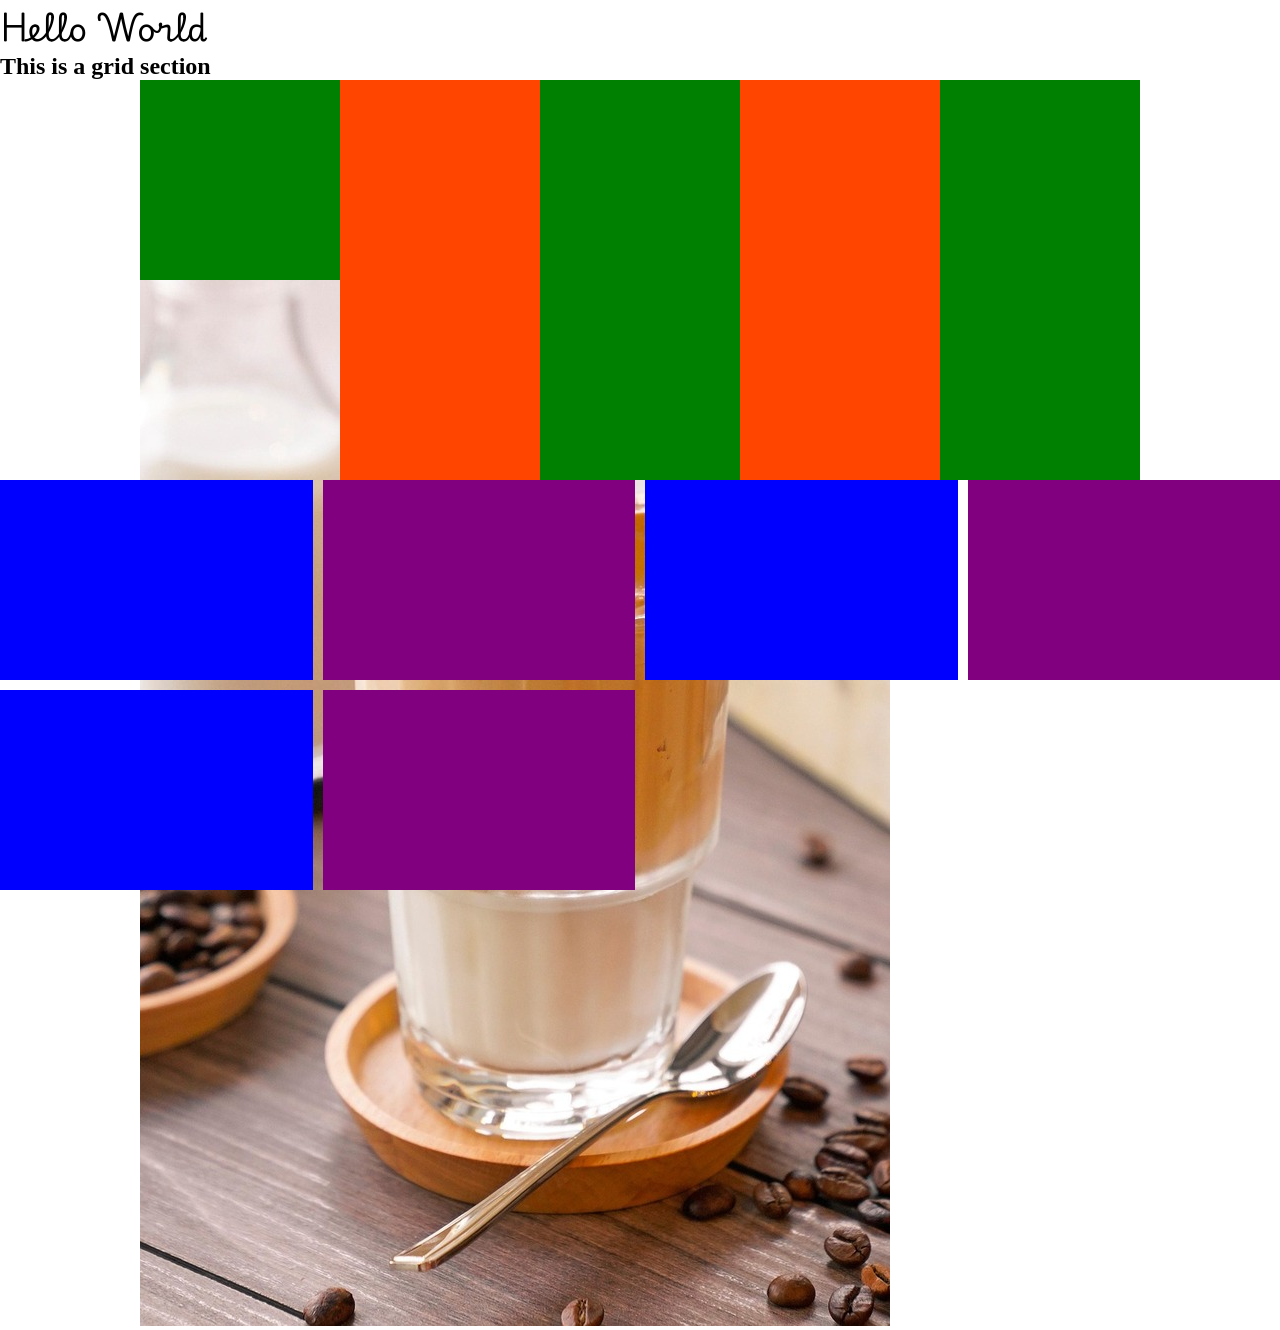
<file: index.html>
<!DOCTYPE html>
<html lang="en">
<head>
    <meta charset="UTF-8">
    <meta name="viewport" content="width=device-width, initial-scale=1.0">
    <title>Document</title>
    <link rel="stylesheet" href="style.css">
</head>
<body>
    <h1>Hello World</h1>
    <h2>This is a grid section</h2>

    <section class="flex-section">
        <div></div>
        <div></div>
        <div></div>
        <div></div>
        <div></div>
    </section>
    
    <section class="flex-section">
        <div>
            <img src="assets/150353_1_750x1046.jpg" alt="">
        </div>
        <div></div>
        <div></div>
        <div></div>
        <div></div>
    </section>

    <section class="grid-section">
        <div></div>
        <div></div>
        <div></div>
        <div></div>
        <div></div>
        <div></div>
    </section>
    
</body>
</html>
</file>
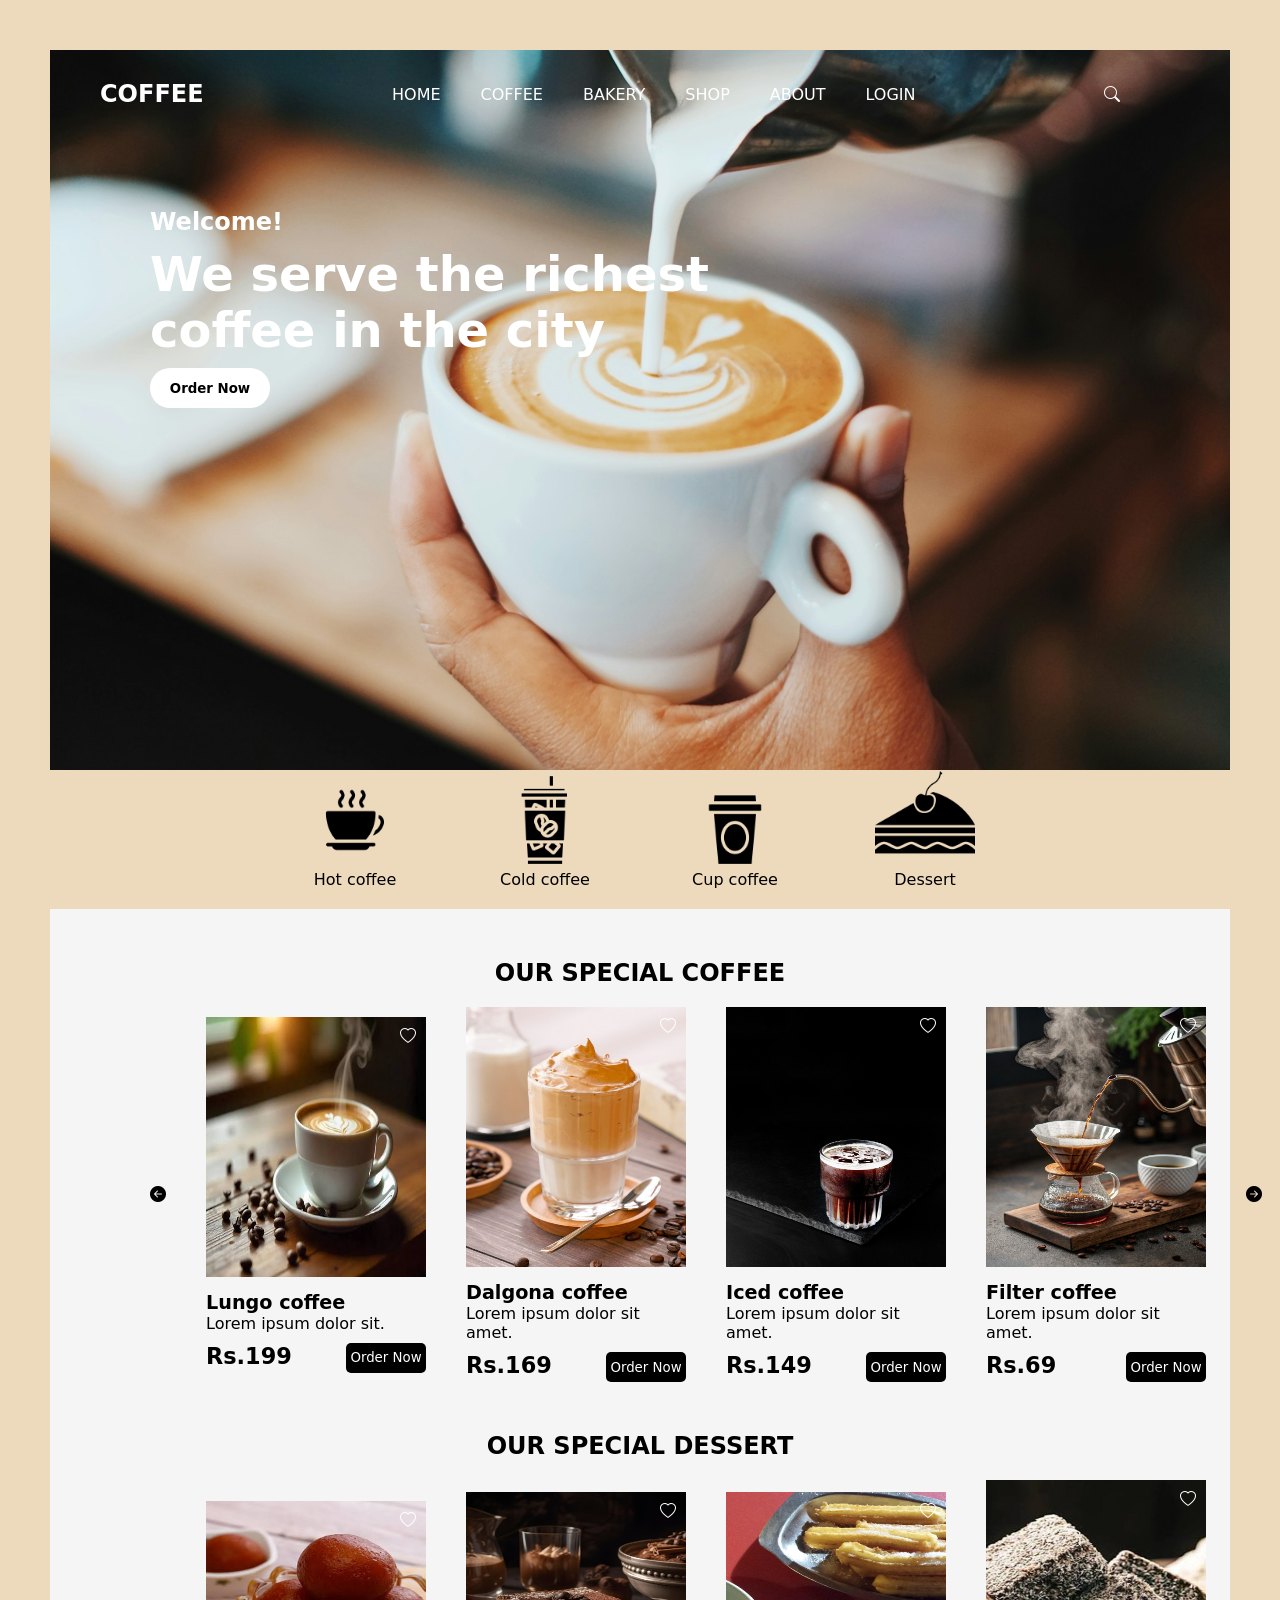
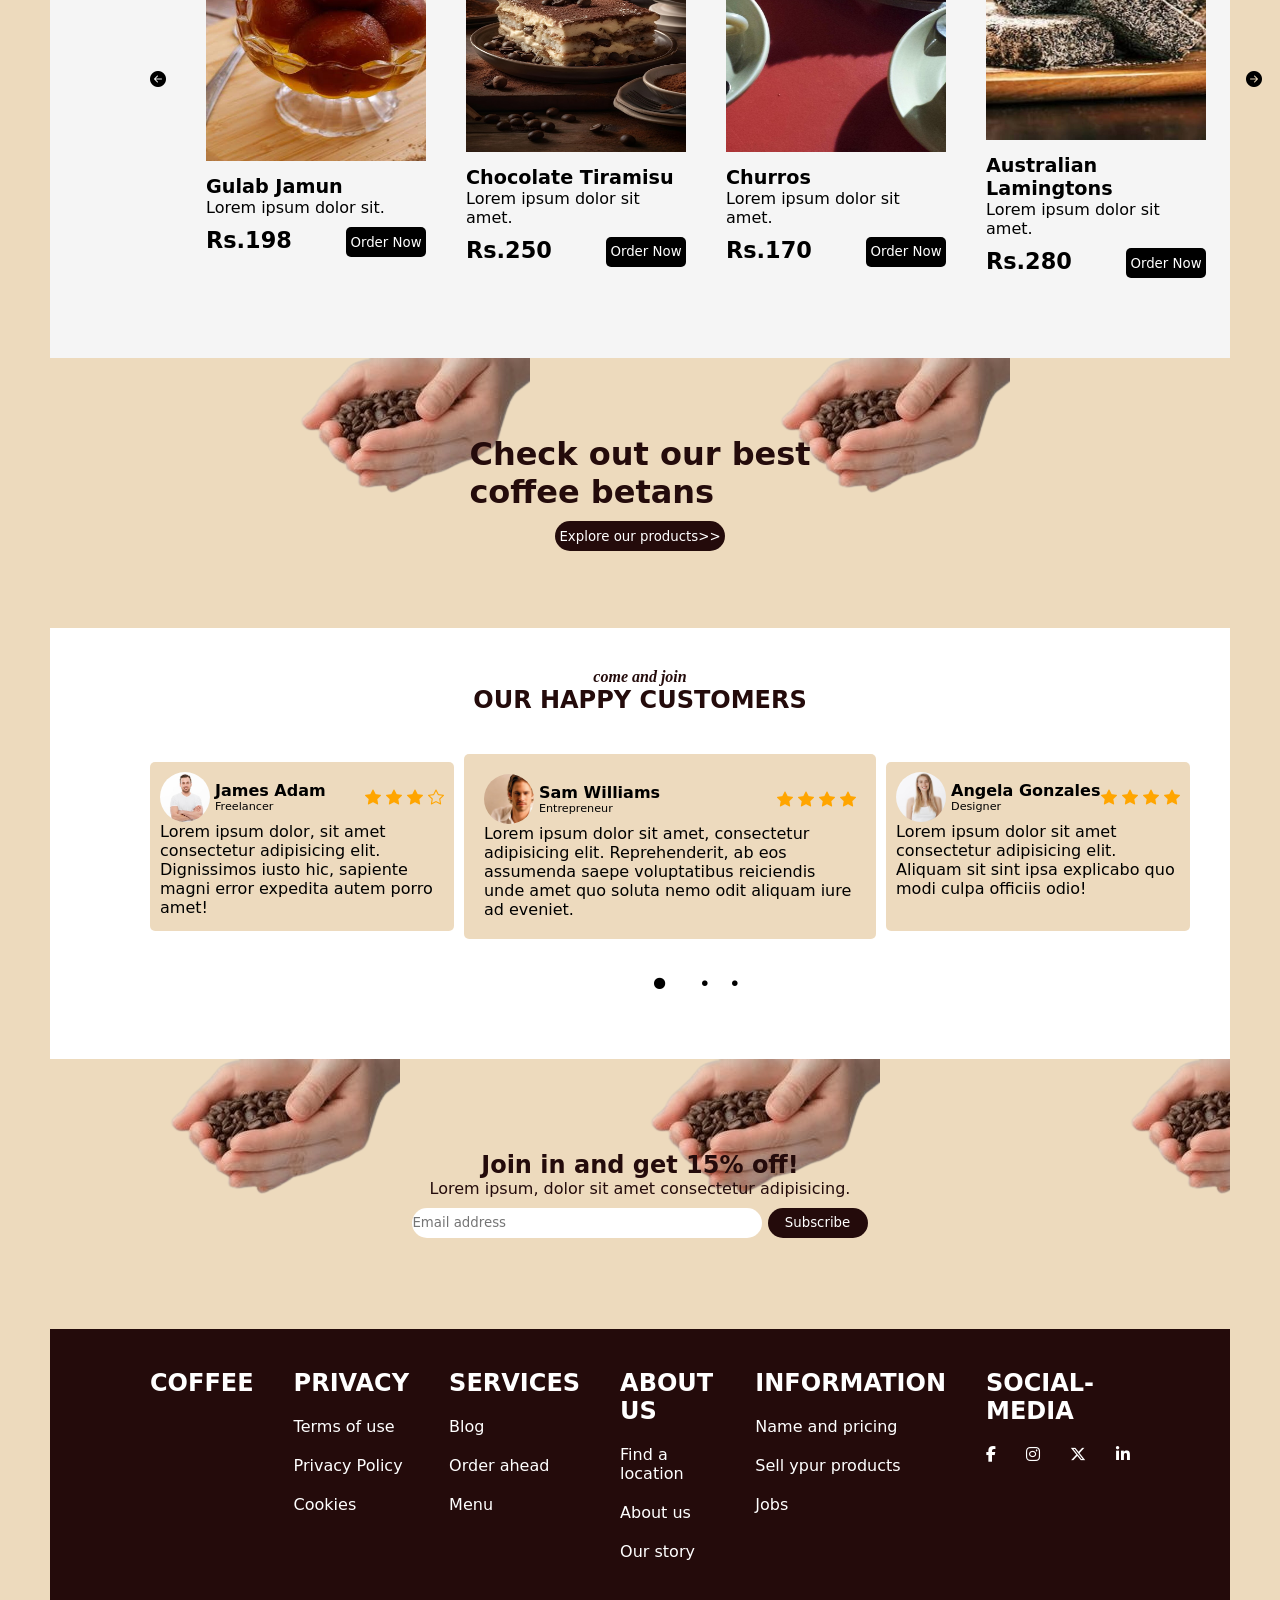
<file: coffee.html>
<!DOCTYPE html>
<html lang="en">

<head>
    <meta charset="UTF-8">
    <meta name="viewport" content="width=device-width, initial-scale=1.0">
    <title>Document</title>
    <link rel="stylesheet" href="https://cdn.jsdelivr.net/npm/bootstrap-icons@1.13.1/font/bootstrap-icons.min.css">
    <link rel="stylesheet" href="https://cdnjs.cloudflare.com/ajax/libs/font-awesome/6.5.0/css/all.min.css">
    <link rel="stylesheet" href="coffee.css">
</head>

<body>

    <section class="coffee-header-main">
        <div class="coffee-header">
            <h2>COFFEE</h2>
            <div class="coffee-header-link">
                <a href="">HOME</a>
                <a href="">COFFEE</a>
                <a href="">BAKERY</a>
                <a href="">SHOP</a>
                <a href="">ABOUT</a>
                <a href="">LOGIN</a>
            </div>

            <div class="coffee-header-icon">
                <i class="bi bi-search"></i>
            </div>
        </div>

        <div class="coffee-header-details">
            <h2>Welcome!</h2>
            <p>We serve the richest coffee in the city</p>
            <button>Order Now</button>
        </div>
    </section>

    <div class="coffee-icons">
        <div class="hot-coffee">
            <img src="assets/coffee_4421866 (1).png" alt="" width="100px">
            <p>Hot coffee</p>
        </div>
        <div class="cold-coffee">
            <img src="assets/ice-coffee_5252972 (1).png" alt="" width="100px">
            <p>Cold coffee</p>
        </div>
        <div class="cup-coffee">
            <img src="assets/coffee-cup_17410669 (1).png" alt="" width="100px">
            <p>Cup coffee</p>
        </div>
        <div class="dessert">
            <img src="assets/food_11022897 (1).png" alt="" width="100px">
            <p>Dessert</p>
        </div>
    </div>

    <section class="hero-section">
        <div class="special-coffee">
            <h2>OUR SPECIAL COFFEE</h2>
            <div class="special-coffee-main">
                <i class="bi bi-arrow-left-circle-fill"></i>
                <div class="lungo">
                    <div class="lungo-header">
                        <div class="overlay"><i class="bi bi-heart"></i></div>
                        <img src="assets/Lungo.jpeg" alt="" width="220px" height="260px">
                    </div>
                    <div class="lungo-body">
                        <p>Lungo coffee</p>
                        Lorem ipsum dolor sit.
                    </div>
                    <div class="lungo-footer">
                        <p>Rs.199</p>
                        <button>Order Now</button>
                    </div>
                </div>

                <div class="dalgona">
                    <div class="dalgona-header">
                        <div class="overlay"><i class="bi bi-heart"></i></div>
                        <img src="assets/150353_1_750x1046.jpg" alt="" width="220px" height="260px">
                    </div>
                    <div class="Dalgona-body">
                        <p>Dalgona coffee</p>
                        Lorem ipsum dolor sit amet.
                    </div>
                    <div class="Dalgona-footer">
                        <p>Rs.169</p>
                        <button>Order Now</button>
                    </div>
                </div>

                <div class="Iced">
                    <div class="Iced-header">
                        <div class="overlay"><i class="bi bi-heart"></i></div>
                        <img src="assets/150355_750x1125.jpg" alt="" width="220px" height="260px">
                    </div>
                    <div class="Iced-body">
                        <p>Iced coffee</p>
                        Lorem ipsum dolor sit amet.
                    </div>
                    <div class="Iced-footer">
                        <p>Rs.149</p>
                        <button>Order Now</button>
                    </div>
                </div>

                <div class="filter">
                    <div class="filter-header">
                        <div class="overlay"><i class="bi bi-heart"></i></div>
                        <img src="assets/150353_750x1125.jpg" alt="" width="220px" height="260px">
                    </div>
                    <div class="filter-body">
                        <p>Filter coffee</p>
                        Lorem ipsum dolor sit amet.
                    </div>
                    <div class="filter-footer">
                        <p>Rs.69</p>
                        <button>Order Now</button>
                    </div>
                </div>
                <i class="bi bi-arrow-right-circle-fill"></i>
            </div>


        </div>

        <div class="special-dessert">
            <h2>OUR SPECIAL DESSERT</h2>
            <div class="special-dessert-main">
                <i class="bi bi-arrow-left-circle-fill"></i>
                <div class="Gulab-jamun">
                    <div class="Gulab-jamun-header">
                        <img src="assets/150362_cropped.jpg" alt="" width="220px" height="260px">
                        <div class="overlay"><i class="bi bi-heart"></i></div>
                    </div>
                    <div class="Gulab-jamun-body">
                        <p>Gulab Jamun</p>
                        Lorem ipsum dolor sit.
                    </div>
                    <div class="Gulab-jamun-footer">
                        <p>Rs.198</p>
                        <button>Order Now</button>
                    </div>
                </div>

                <div class="Chocolate-tiramisu">
                    <div class="Chocolate-tiramisu-header">
                        <img src="assets/150356_cropped.jpg" alt="" width="220px" height="260px">
                        <div class="overlay"><i class="bi bi-heart"></i></div>
                    </div>
                    <div class="Chocolate-tiramisu-body">
                        <p>Chocolate Tiramisu</p>
                        Lorem ipsum dolor sit amet.
                    </div>
                    <div class="Chocolate-tiramisu-footer">
                        <p>Rs.250</p>
                        <button>Order Now</button>
                    </div>
                </div>

                <div class="Churros">
                    <div class="Churros-header">
                        <img src="assets/150357_cropped.jpg" alt="" width="220px" height="260px">
                        <div class="overlay"><i class="bi bi-heart"></i></div>
                    </div>
                    <div class="Churros-body">
                        <p>Churros</p>
                        Lorem ipsum dolor sit amet.
                    </div>
                    <div class="Churros-footer">
                        <p>Rs.170</p>
                        <button>Order Now</button>
                    </div>
                </div>

                <div class="Lamingtons">
                    <div class="Lamingtons-header">
                        <img src="assets/150358_cropped.jpg" alt="" width="220px" height="260px">
                        <div class="overlay"><i class="bi bi-heart"></i></div>
                    </div>
                    <div class="Lamingtons-body">
                        <p>Australian Lamingtons</p>
                        Lorem ipsum dolor sit amet.
                    </div>
                    <div class="Lamingtons-footer">
                        <p>Rs.280</p>
                        <button>Order Now</button>
                    </div>
                </div>
                <i class="bi bi-arrow-right-circle-fill"></i>
            </div>


        </div>
    </section>

    <div class="coffee-betans">
        <h2>Check out our best <br>coffee betans</h2>
        <button>Explore our products>></button>
    </div>

    <section class="coffee-review">
        <div class="review-header">
            <p>come and join</p>
            <h2>OUR HAPPY CUSTOMERS</h2>
        </div>

        <div class="review-body">

            <div class="review-main">
                <div class="review-body-one">
                    <div class="james">
                        <div class="name">
                            <div class="james-circle">
                                <img src="assets/man1.jpeg" alt="" width="50px" height="50px">
                                <div class="james-details">
                                    <h2>James Adam</h2>
                                    <p>Freelancer</p>
                                </div>
                            </div>

                            <div class="james-star">
                                <i class="bi bi-star-fill"></i>
                                <i class="bi bi-star-fill"></i>
                                <i class="bi bi-star-fill"></i>
                                <i class="bi bi-star"></i>
                            </div>
                        </div>



                    </div>

                    Lorem ipsum dolor, sit amet consectetur adipisicing elit. Dignissimos iusto hic, sapiente magni
                    error
                    expedita autem porro amet!
                </div>

                <div class="review-body-two">
                    <div class="sam">
                        <div class="name">
                            <div class="sam-circle">
                                <img src="assets/man2.jpeg" alt="" width="50px" height="50px">
                                <div class="sam-details">
                                    <h2>Sam Williams</h2>
                                    <p>Entrepreneur</p>
                                </div>
                            </div>

                            <div class="sam-star">
                                <i class="bi bi-star-fill"></i>
                                <i class="bi bi-star-fill"></i>
                                <i class="bi bi-star-fill"></i>
                                <i class="bi bi-star-fill"></i>
                            </div>

                        </div>



                    </div>

                    Lorem ipsum dolor sit amet, consectetur adipisicing elit. Reprehenderit, ab eos assumenda saepe
                    voluptatibus reiciendis unde amet quo soluta nemo odit aliquam iure ad eveniet.
                </div>

                <div class="review-body-three">
                    <div class="Angela">
                        <div class="name">
                            <div class="angela-circle">
                                <img src="assets/woman1.jpeg" alt="" width="50px" height="50px">
                                <div class="angela-details">
                                    <h2>Angela Gonzales</h2>
                                    <p>Designer</p>
                                </div>
                            </div>

                            <div class="Angela-star">
                                <i class="bi bi-star-fill"></i>
                                <i class="bi bi-star-fill"></i>
                                <i class="bi bi-star-fill"></i>
                                <i class="bi bi-star-fill"></i>
                            </div>

                        </div>



                    </div>

                    Lorem ipsum dolor sit amet consectetur adipisicing elit. Aliquam sit sint ipsa explicabo quo modi
                    culpa
                    officiis odio!
                </div>
            </div>

            <div class="review-icon">
                <i class="bi bi-dot"></i>
                <i class="bi bi-dot"></i>
                <i class="bi bi-dot"></i>
            </div>
        </div>

    </section>

    <section class="join-us">
        <div class="join-in">
            <h2>Join in and get 15% off!</h2>
            <p>Lorem ipsum, dolor sit amet consectetur adipisicing.</p>
        </div>

        <form action="">
            <input type="email" placeholder="Email address" id="Email">
            <button>Subscribe</button>
        </form>
    </section>

    <footer class="coffee-footer">
        <div class="footer-services">
            <h2>COFFEE</h2>
            <div class="privacy">
                <h2>PRIVACY</h2>
                <p>Terms of use</p>
                <p>Privacy Policy</p>
                <p>Cookies</p>
            </div>

            <div class="services">
                <h2>SERVICES</h2>
                <p>Blog</p>
                <p>Order ahead</p>
                <p>Menu</p>
            </div>
            <div class="about-us">
                <h2>ABOUT US</h2>
                <p>Find a location</p>
                <p>About us</p>
                <p>Our story</p>
            </div>
            <div class="information">
                <h2>INFORMATION</h2>
                <p>Name and pricing</p>
                <p>Sell ypur products</p>
                <p>Jobs</p>
            </div>
            <div class="social-media">
                <h2>SOCIAL-MEDIA</h2>
                <div class="footer-links">
                    <a href=""><i class="fab fa-facebook-f"></i></a>
                    <a href=""><i class="fab fa-instagram"></i></a>
                    <a href=""><i class="fab fa-x-twitter"></i></a>
                    <a href=""><i class="fab fa-linkedin-in"></i></a>
                </div>
            </div>
        </div>
    </footer>


</body>

</html>
</file>
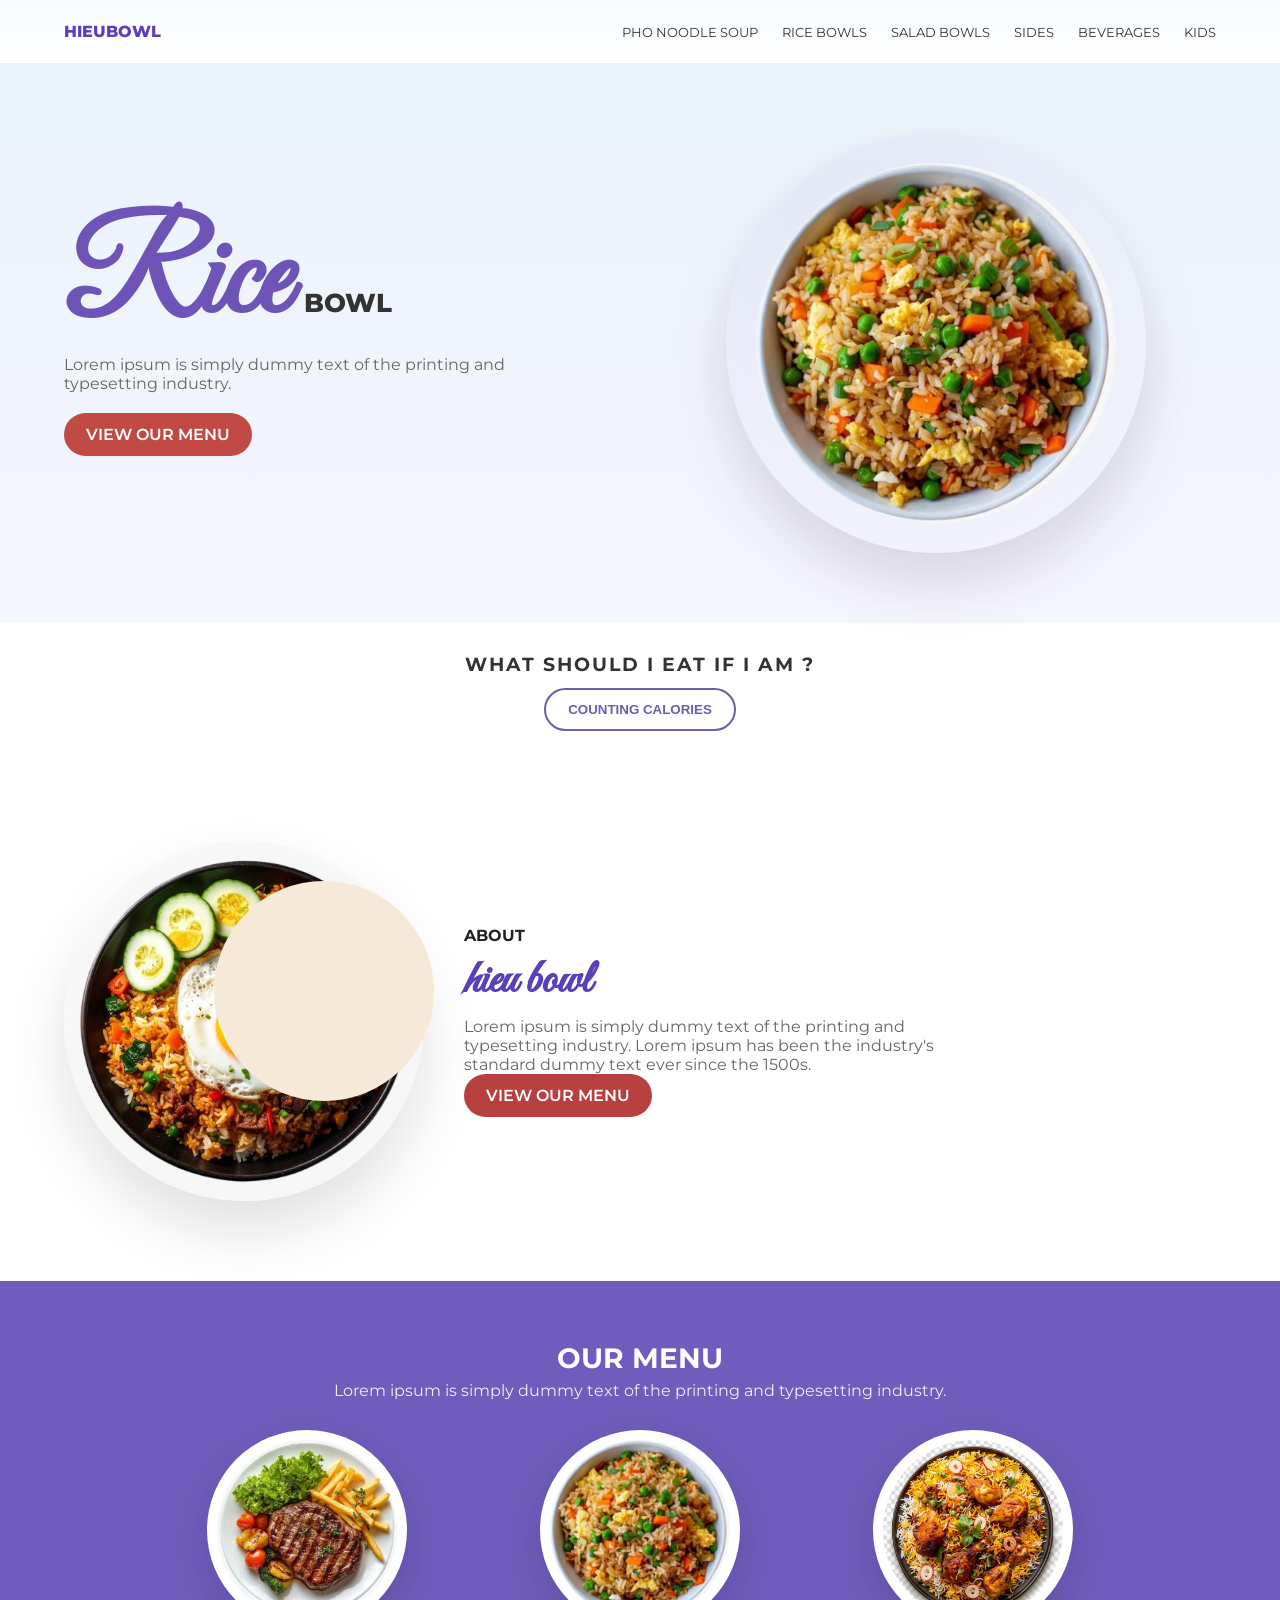
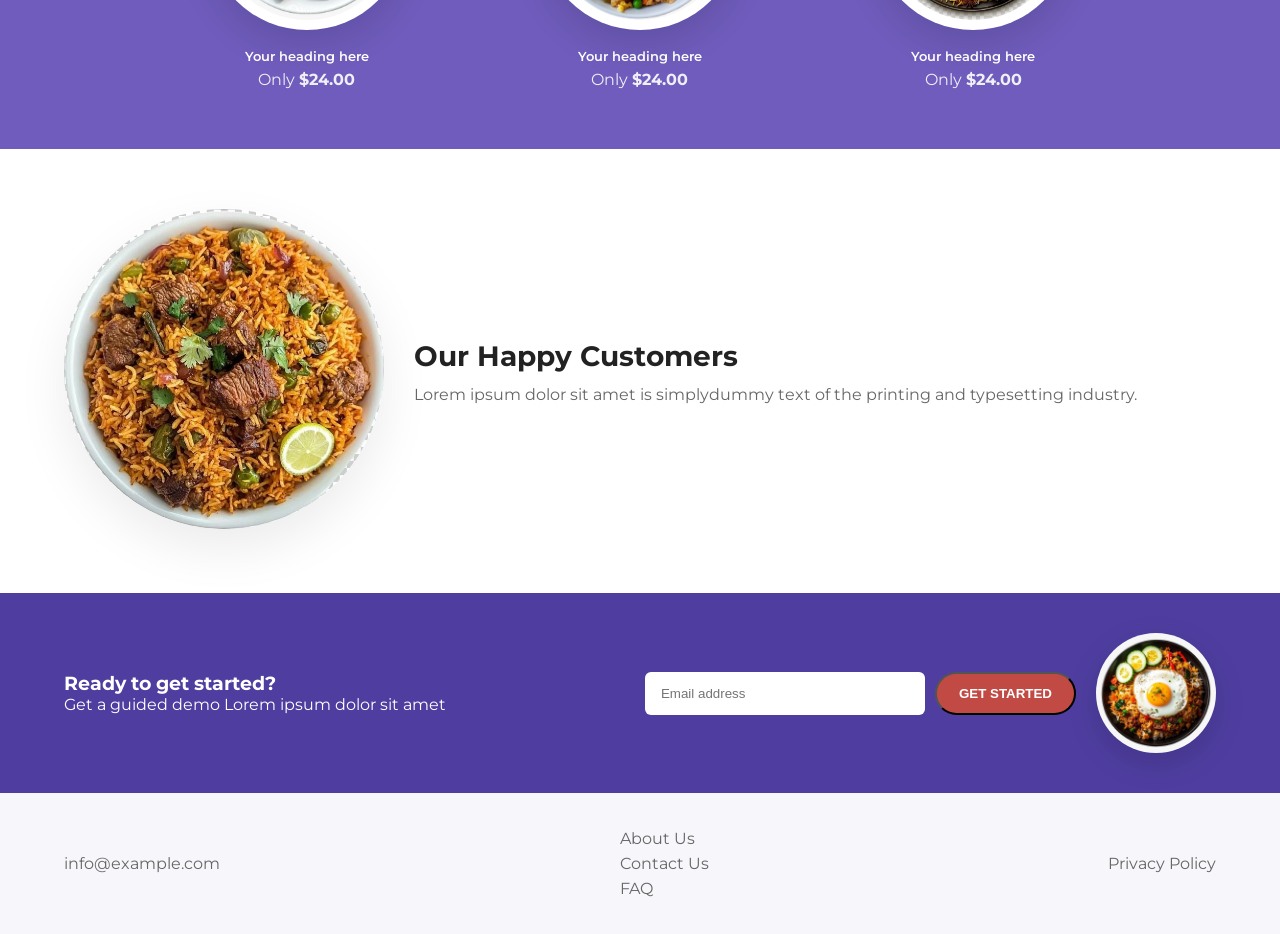
<file: food.html>
<!DOCTYPE html>
<html lang="en">

<head>
  <meta charset="utf-8" />
  <meta name="viewport" content="width=device-width,initial-scale=1" />
  <title>Rice Bowl — Hieu Bowl</title>
  <link href="https://fonts.googleapis.com/css2?family=Montserrat:wght@300;600;800&family=Great+Vibes&display=swap" rel="stylesheet">
  <link rel="stylesheet" href="food.css">
</head>

<body>
  <header class="nav">
    <div class="container nav-inner">
      <div class="logo">HIEUBOWL</div>
      <nav class="nav-links">
        <a href="#">PHO NOODLE SOUP</a>
        <a href="#">RICE BOWLS</a>
        <a href="#">SALAD BOWLS</a>
        <a href="#">SIDES</a>
        <a href="#">BEVERAGES</a>
        <a href="#">KIDS</a>
      </nav>
    </div>
  </header>

  <section class="hero">
    <div class="container hero-inner">
      <div class="hero-left">
        <h1 class="hero-title"><span class="script">Rice</span><span class="sub">BOWL</span></h1>
        <p class="hero-lead">Lorem ipsum is simply dummy text of the printing and typesetting industry.</p>
        <a class="btn primary" href="#menu">VIEW OUR MENU</a>
      </div>

      <div class="hero-right">
        <div class="bowl-wrap">
          <img src="assets/rice1.jpeg" alt="rice bowl" class="bowl">
        </div>
      </div>
    </div>
  </section>

  <section class="chooser">
    <div class="container chooser-inner">
      <h3>WHAT SHOULD I EAT IF I AM ?</h3>
      <button class="btn outline">COUNTING CALORIES</button>
    </div>
  </section>

  <section class="about">
    <div class="container about-inner">
      <div class="about-media">
        <div class="circle-bg"></div>
        <img src="assets/rice2.jpeg" alt="bowl" class="about-img">
      </div>
      <div class="about-text">
        <h4>ABOUT</h4>
        <h2 class="about-title">hieu bowl</h2>
        <p>Lorem ipsum is simply dummy text of the printing and typesetting industry. Lorem ipsum has been the industry's standard dummy text ever since the 1500s.</p>
        <a class="btn secondary" href="#menu">VIEW OUR MENU</a>
      </div>
    </div>
  </section>

  <section id="menu" class="menu">
    <div class="container">
      <h2 class="menu-heading">OUR MENU</h2>
      <p class="menu-lead">Lorem ipsum is simply dummy text of the printing and typesetting industry.</p>

      <div class="menu-grid">
        <div class="menu-item">
          <div class="item-decor decor-left"></div>
          <div class="item-img"><img src="assets/food1.jpeg" alt="menu"></div>
          <h5>Your heading here</h5>
          <div class="price">Only <strong>$24.00</strong></div>
        </div>

        <div class="menu-item">
          <div class="item-decor decor-center"></div>
          <div class="item-img"><img src="assets/rice1.jpeg" alt="menu"></div>
          <h5>Your heading here</h5>
          <div class="price">Only <strong>$24.00</strong></div>
        </div>

        <div class="menu-item">
          <div class="item-decor decor-right"></div>
          <div class="item-img"><img src="assets/food2.jpeg" alt="menu"></div>
          <h5>Your heading here</h5>
          <div class="price">Only <strong>$24.00</strong></div>
        </div>
      </div>
    </div>
  </section>

  <section class="testimonials">
    <div class="container testimonials-inner">
      <div class="testimonial-left">
        <img src="assets/food3.jpeg" alt="soup" class="testimonial-img">
      </div>
      <div class="testimonial-right">
        <h3>Our Happy Customers</h3>
        <p>Lorem ipsum dolor sit amet is simplydummy text of the printing and typesetting industry.</p>
      </div>
    </div>
  </section>

  <section class="cta">
    <div class="container cta-inner">
      <div>
        <h3>Ready to get started?</h3>
        <p>Get a guided demo Lorem ipsum dolor sit amet</p>
      </div>
      <form class="cta-form">
        <input type="email" placeholder="Email address">
        <button class="btn primary">GET STARTED</button>
      </form>
      <img src="assets/rice2.jpeg" class="cta-image" alt="bowl">
    </div>
  </section>

  <footer class="site-footer">
    <div class="container footer-grid">
      <div>info@example.com</div>
      <div class="footer-links-col">
        <a href="#">About Us</a>
        <a href="#">Contact Us</a>
        <a href="#">FAQ</a>
      </div>
      <div class="footer-links-col">
        <a href="#">Privacy Policy</a>
      </div>
    </div>
  </footer>

</body>

</html>
</file>
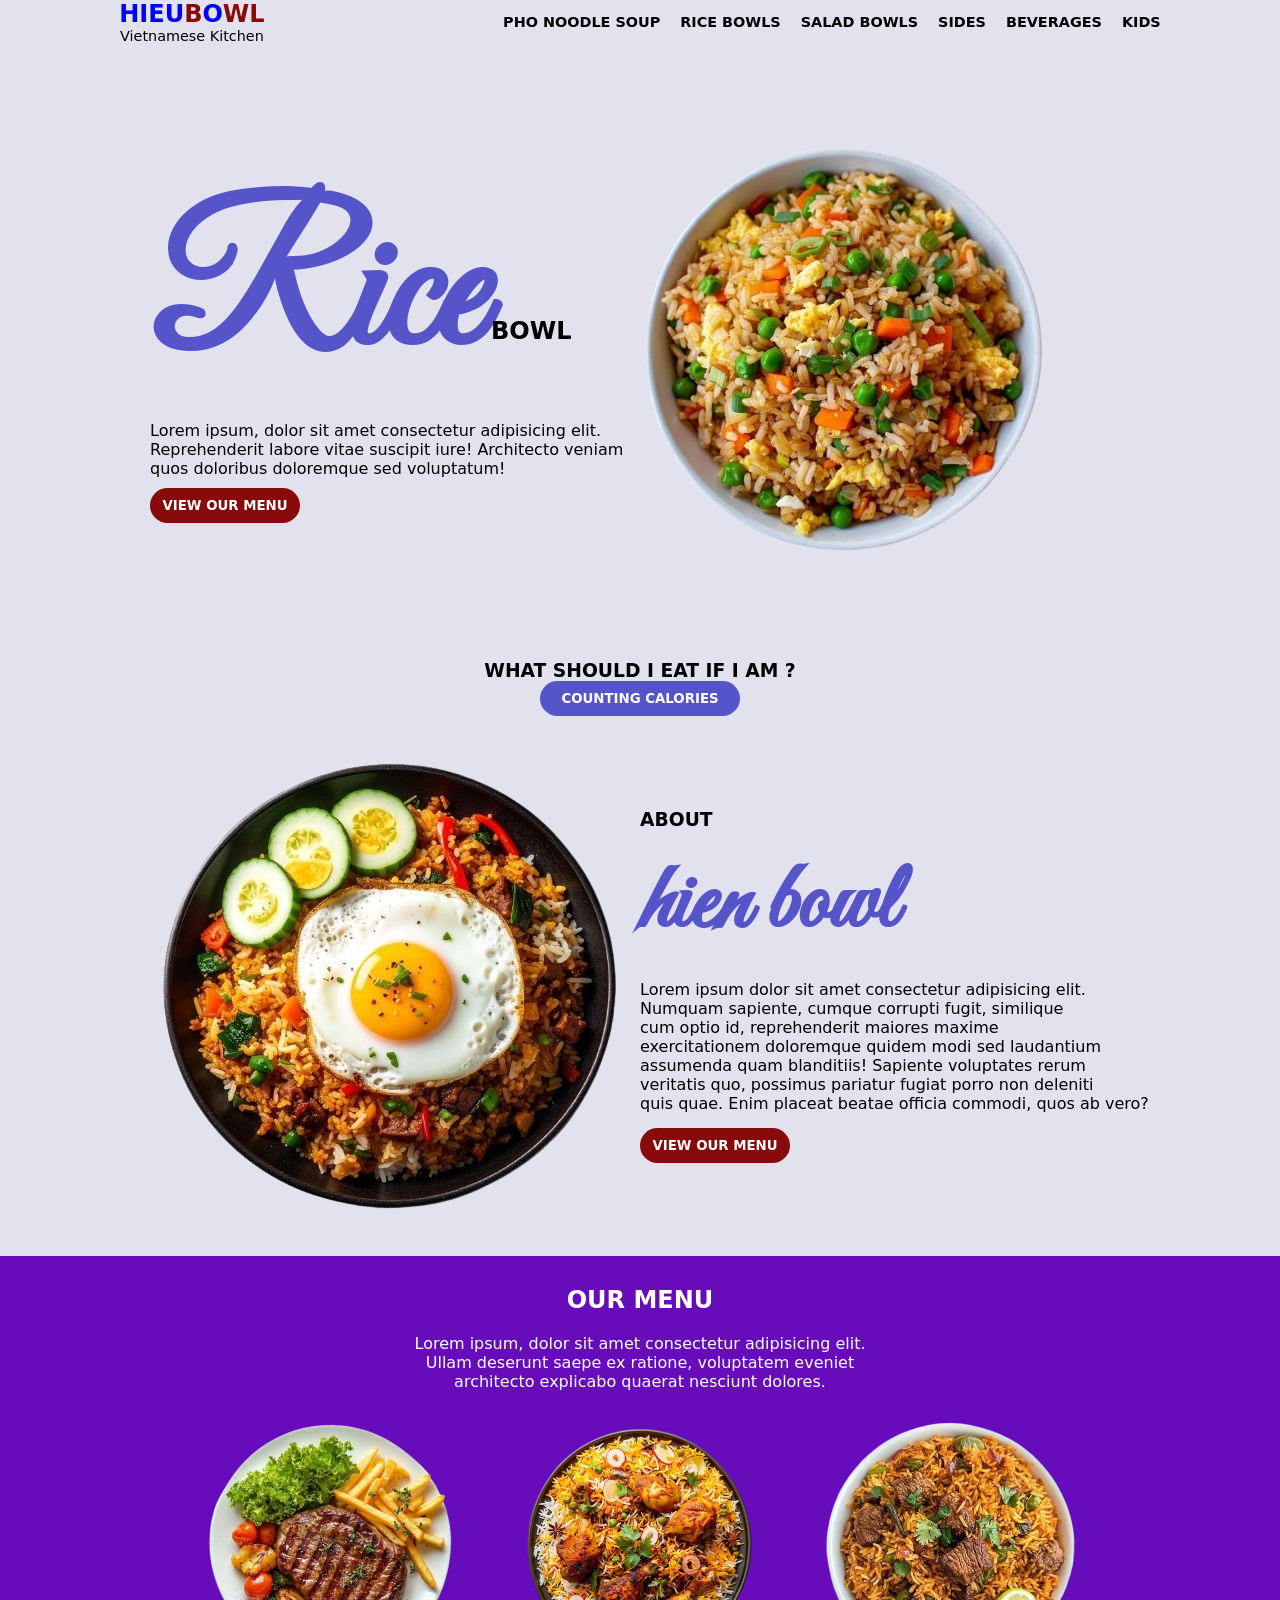
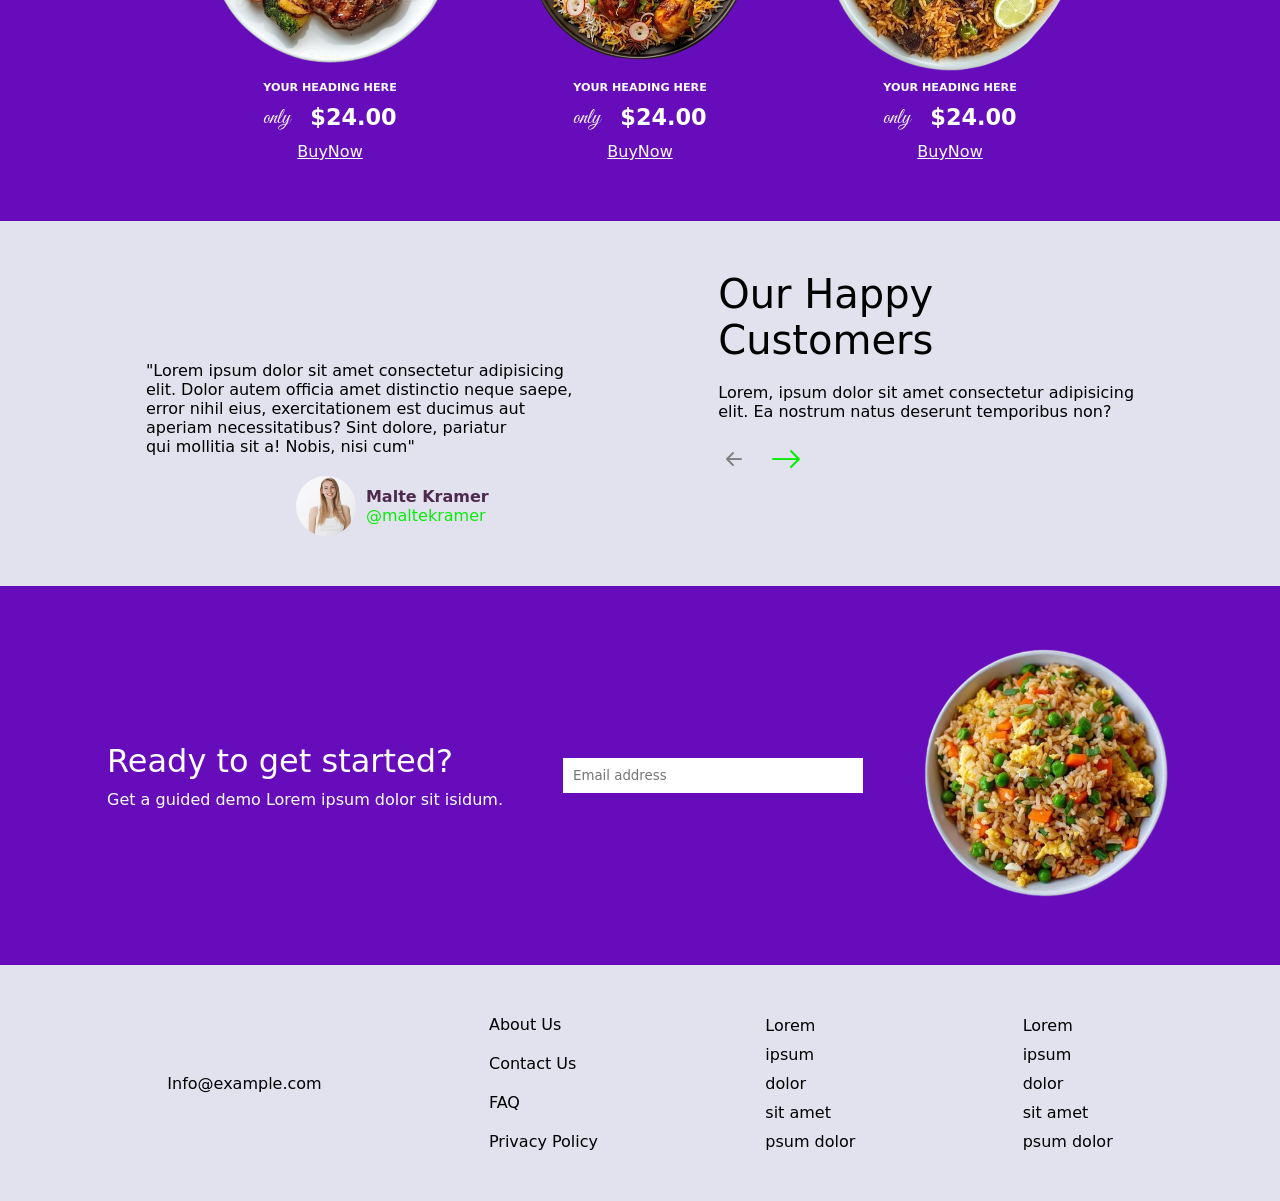
<file: hieubowl.html>
<!DOCTYPE html>
<html lang="en">
<head>
    <meta charset="UTF-8">
    <meta name="viewport" content="width=device-width, initial-scale=1.0">
    <title>Document</title>
    <link rel="stylesheet" href="https://cdn.jsdelivr.net/npm/bootstrap-icons@1.13.1/font/bootstrap-icons.min.css">
    <link rel="stylesheet" href="hieubowl.css">
</head>
<body>

    <header class="hieu-header">
        <nav class="hieubowl">
        <div class="hieubowl-logo">
            <h1><span>H</span><span>I</span><span>E</span><span>U</span><span>B</span><span>O</span><span>W</span><span>L</span></h1>

            <p>Vietnamese Kitchen</p>
        </div>
        <div class="hieubowl-links">
            <a href="">PHO NOODLE SOUP</a>
            <a href="">RICE BOWLS</a>
            <a href="">SALAD BOWLS</a>
            <a href="">SIDES</a>
            <a href="">BEVERAGES</a>
            <a href="">KIDS</a>
        </div>
            
    </nav>

    <section class="hero-section">
        <div class="hero-left">
            <div class="hero-left-logo">
                <h2><span>Rice</span><span>BOWL</span></h2>
            </div>
            <div class="hero-left-details">
                <p>Lorem ipsum, dolor sit amet consectetur adipisicing elit. <br> Reprehenderit labore vitae suscipit iure! Architecto veniam <br> quos doloribus doloremque sed voluptatum!</p>
                <button>VIEW OUR MENU</button>
            </div>
        </div>

        <div class="hero-right">
            <img src="assets/rice1-removebg-preview.png" alt="">
        </div>
    </section>

    <section class="chooser-section">
        <h3>WHAT SHOULD I EAT IF I AM ?</h3>
        <button>COUNTING CALORIES</button>
    </section>

    <section class="about">
        <div class="about-left">
            <img src="assets/rice2-removebg-preview.png" alt="">
        </div>

        <div class="about-right">
            <h3>ABOUT</h3>
            <h2>hien bowl</h2>
            <p>Lorem ipsum dolor sit amet consectetur adipisicing elit. <br> Numquam sapiente, cumque corrupti fugit, similique <br> cum optio id, reprehenderit maiores maxime  <br>exercitationem doloremque quidem modi sed laudantium <br> assumenda quam blanditiis! Sapiente voluptates rerum <br>veritatis quo, possimus pariatur fugiat porro non deleniti <br> quis quae. Enim placeat beatae officia commodi, quos ab vero?</p>
            <button>VIEW OUR MENU</button>
        </div>
    </section>

    <section class="our-menu">
        <div class="our-menu-details">
            <h2>OUR MENU</h2>
            <p>Lorem ipsum, dolor sit amet consectetur adipisicing elit. <br> Ullam deserunt saepe ex ratione, voluptatem eveniet <br> architecto explicabo quaerat nesciunt dolores.</p>
        </div>

        <div class="our-menu-content">
            <div class="menu-item">
                <img src="assets/food1-removebg-preview.png" alt="" width="250px">
                <p>YOUR HEADING HERE</p>
                <div class="menu-footer">
                    <span>only</span><span>$24.00</span>
                </div>
                <a href="">BuyNow</a>
            </div>
        
        
            <div class="menu-item">
                <img src="assets/food2-removebg-preview.png" alt="" width="250px">
                <p>YOUR HEADING HERE</p>
                <div class="menu-footer">
                    <span>only</span><span>$24.00</span>
                </div>
                <a href="">BuyNow</a>
            </div>

            <div class="menu-item">
                <img src="assets/food3-removebg-preview.png" alt="" width="250px">
                <p>YOUR HEADING HERE</p>
                <div class="menu-footer">
                    <span>only</span><span>$24.00</span>
                </div>
                <a href="">BuyNow</a>
            </div>
        </div>
    </section>

    <section class="review-section">
        <div class="review-left">
            <p>"Lorem ipsum dolor sit amet consectetur adipisicing <br> elit. Dolor autem officia amet distinctio neque saepe, <br> error nihil eius, exercitationem est ducimus aut <br> aperiam necessitatibus? Sint dolore, pariatur <br> qui mollitia sit a! Nobis, nisi cum"</p>

            <div class="review-left-image">
                <img src="assets/woman1.jpeg" alt="" width="100px">
                <div class="review-left-image-details">
                    <h2>Malte Kramer</h2>
                    <a href="">@maltekramer</a>
                </div>

            </div>

            
        </div>

        <div class="review-right">
            <p>Our Happy <br> Customers</p>
            <p>Lorem, ipsum dolor sit amet consectetur adipisicing <br>elit. Ea nostrum natus deserunt temporibus non?</p>
            <div class="review-right-icon">
                <span><i class="bi bi-arrow-left-short"></i></span> <span><i class="bi bi-arrow-right"></i></span>
            </div>
        </div>


    </section>

    <section class="get-started">
        <div class="get-started-left">
            <p>Ready to get started?</p>
            <p>Get a guided demo Lorem ipsum dolor sit isidum.</p>
        </div>

        <div class="get-started-right">
            <form action="">
                <input type="email" placeholder="Email address">
                
            </form>
        </div>

        <div class="get-started-image">
            <img src="assets/rice1-removebg-preview.png" alt="food" width="250px">
        </div>
    </section>

    <section class="hiewbowl-links">
        <div class="hiewbowl-link-left">
            <a href="">Info@example.com</a>
        </div>

        <div class="hiewbowl-link-right">
            <a href="">About Us</a>
            <a href="">Contact Us</a>
            <a href="">FAQ</a>
            <a href="">Privacy Policy</a>
        </div>
   
        <div class="hiewbowl-link-one">
            <a href="">Lorem</a>
            <a href="">ipsum</a>
            <a href="">dolor</a>
            <a href="">sit amet</a>
            <a href="">psum dolor</a>
        </div>

        <div class="hiewbowl-link-two">
            <a href="">Lorem</a>
            <a href="">ipsum</a>
            <a href="">dolor</a>
            <a href="">sit amet</a>
            <a href="">psum dolor</a>
        </div>
    </section>

    
</body>
</html>
</file>
<file: style.css>
@import url('https://fonts.googleapis.com/css2?family=Playwrite+CU+Guides&display=swap');

@import url('https://fonts.googleapis.com/css2?family=Playwrite+AT:ital,wght@0,100..400;1,100..400&display=swap');

*{
    margin: 0;
    padding: 0;
    box-sizing: border-box;
    font-family: system-ui, -apple-system, BlinkMacSystemFont, 'Segoe UI', Roboto, Oxygen, Ubuntu, Cantarell, 'Open Sans', 'Helvetica Neue', sans-serif;
}

:root{
    --primary-font: "Playwrite AT", cursive;
    --secondary-font:  "Playwrite NZ Basic Guides", cursive;
}

.primary-font{
  font-family: "Playwrite AT", cursive;
  font-optical-sizing: auto;
  font-weight: normal;
  font-style: normal;
} 


.secondary-font {
  font-family: "Playwrite NZ Basic Guides", cursive;
  font-weight: normal;
  font-style: normal;
}

h2{
    font-family: var(--secondary-font);
}

h1{
    font-family: var(--primary-font);
}


.flex-section{
    display: flex;
    justify-content: center;
    align-items: center;
    flex-wrap: wrap;
}

.flex-section div{
    width: 200px;
    height: 200px;
    background-color: orangered;
}

.flex-section div:nth-child(odd){
    background-color: green;
}

.grid-section{
    display: grid;
    /* grid-template-columns: 1fr 1fr 1fr 1fr; */
    /* grid-template-columns: 30% 40% 30%; */
    /* grid-template-columns: 300px 1fr 250px; */
    grid-template-columns: repeat(4, 1fr);
    justify-content: center;
    align-items: center;
    gap: 10px;
}

.grid-section div{
    height: 200px;
    background-color: blue;
}

.grid-section div:nth-child(even){
    background-color: purple;
}



@media screen and (max-width: 730px ) {
    .grid-section{
        display: grid;
        grid-template-columns: repeat(1, 1fr);
    }
    
    body{
        background-color: lightgray;
    }
}
</file>
<file: coffee.css>
*{
    margin: 0;
    padding: 0;
    font-family: system-ui, -apple-system, BlinkMacSystemFont, 'Segoe UI', Roboto, Oxygen, Ubuntu, Cantarell, 'Open Sans', 'Helvetica Neue', sans-serif;
    box-sizing: border-box;
}

body{
    background-color: rgba(235, 213, 181, 0.877);
    margin: 50px;
}

.coffee-header-main{
    background: url(assets/Coffee.jpg);
    background-position: center;
    background-size: cover;
    min-height: 80vh;
    display: flex;
    flex-direction: column;
    gap: 70px;
}

.coffee-header{
    display: flex;
    justify-content: space-between;
    align-items: center;
    color: white;
    margin: 30px 50px;
}

.coffee-header-link{
    display: flex;
    gap: 40px;
}

.coffee-header-link a{
    text-decoration: none;
    color: white;
}

.coffee-header-icon{
    margin-right: 60px;
}

.coffee-header-details{
    display: flex;
    flex-direction: column;
    margin-left: 100px;
    gap: 10px;
    width: 650px;
}

.coffee-header-details h2{
    color: white;
}

.coffee-header-details p{
    color: white;
    font-size: 3rem;
    font-weight: bold;
}

.coffee-header-details button{
    width: 120px;
    height: 40px;
    border: none;
    border-radius: 20px;
    cursor: pointer;
    background-color: white;
    font-weight: bold;
}

.coffee-icons{
    display: flex;
    justify-content: center;
    gap: 90px;
}

.hot-coffee{
    display: flex;
    flex-direction: column;
    align-items: center;
}

.cold-coffee{
    display: flex;
    flex-direction: column;
    align-items: center;
}
.cup-coffee{
    display: flex;
    flex-direction: column;
    align-items: center;
}
.dessert{
    display: flex;
    flex-direction: column;
    align-items: center;
}

.hero-section{
    display: flex;
    flex-direction: column;
    background-color: whitesmoke;
    margin-top: 20px;
    padding-bottom: 40px;
}

.special-coffee{
    display: flex;
    flex-direction: column;
    margin-block: 30px;
    /* margin-inline: 100px; */
}

.special-coffee h2{
    text-align: center;
    margin-block: 20px;
}

.special-coffee-main{
    display: flex;
    align-items: center;
    gap: 40px;
    margin-left: 100px;
}

.lungo{
    display: flex;
    flex-direction: column;
    width: 220px;
    gap: 10px;
}

.lungo-header{
    position: relative;
}

.lungo-body p{
    font-weight: bold;
    font-size: 1.2rem;
}

.lungo-footer{
    display: flex;
    justify-content: space-between;
}

.lungo-footer p{
    font-weight: bold;
    font-size: 1.4rem;
}

.lungo-footer button{
    border: none;
    width: 80px;
    height: 30px;
    border-radius: 5px;
    color: white;
    background-color: black;
    cursor: pointer;
}


.dalgona{
    display: flex;
    flex-direction: column;
    width: 220px;
    gap: 10px;
}

.dalgona-header{
    position: relative;
}

.Dalgona-body p{
    font-weight: bold;
    font-size: 1.2rem;
}

.Dalgona-footer{
    display: flex;
    justify-content: space-between;
}

.Dalgona-footer p{
    font-weight: bold;
    font-size: 1.4rem;
}

.Dalgona-footer button{
    border: none;
    width: 80px;
    height: 30px;
    border-radius: 5px;
    color: white;
    background-color: black;
    cursor: pointer;
}

.Iced{
    display: flex;
    flex-direction: column;
    width: 220px;
    gap: 10px;
}

.Iced-header{
    position: relative;
}

.Iced-body p{
    font-weight: bold;
    font-size: 1.2rem;
}

.Iced-footer{
    display: flex;
    justify-content: space-between;
}

.Iced-footer p{
    font-weight: bold;
    font-size: 1.4rem;
}

.Iced-footer button{
    border: none;
    width: 80px;
    height: 30px;
    border-radius: 5px;
    color: white;
    background-color: black;
    cursor: pointer;
}

.filter{
    display: flex;
    flex-direction: column;
    width: 220px;
    gap: 10px;
}

.filter-header{
    position: relative;
}

.filter-body p{
    font-weight: bold;
    font-size: 1.2rem;
}

.filter-footer{
    display: flex;
    justify-content: space-between;
}

.filter-footer p{
    font-weight: bold;
    font-size: 1.4rem;
}

.filter-footer button{
    border: none;
    width: 80px;
    height: 30px;
    border-radius: 5px;
    color: white;
    background-color: black;
    cursor: pointer;
}

.special-dessert{
    display: flex;
    flex-direction: column;
    margin-bottom: 40px;
}

.special-dessert h2{
    text-align: center;
    margin-block: 20px;
}

.special-dessert-main{
    display: flex;
    align-items: center;
    gap: 40px;
    margin-left: 100px;
}

.Gulab-jamun{
    display: flex;
    flex-direction: column;
    width: 220px;
    gap: 10px;
}

.Gulab-jamun-header{
    position: relative;
}

.Gulab-jamun-body p{
    font-weight: bold;
    font-size: 1.2rem;
}

.Gulab-jamun-footer{
    display: flex;
    justify-content: space-between;
}

.Gulab-jamun-footer p{
    font-weight: bold;
    font-size: 1.4rem;
}

.Gulab-jamun-footer button{
    border: none;
    width: 80px;
    height: 30px;
    border-radius: 5px;
    color: white;
    background-color: black;
    cursor: pointer;
}


.Chocolate-tiramisu{
    display: flex;
    flex-direction: column;
    width: 220px;
    gap: 10px;
}

.Chocolate-tiramisu-header{
    position: relative;
}

.Chocolate-tiramisu-body p{
    font-weight: bold;
    font-size: 1.2rem;
}

.Chocolate-tiramisu-footer{
    display: flex;
    justify-content: space-between;
}

.Chocolate-tiramisu-footer p{
    font-weight: bold;
    font-size: 1.4rem;
}

.Chocolate-tiramisu-footer button{
    border: none;
    width: 80px;
    height: 30px;
    border-radius: 5px;
    color: white;
    background-color: black;
    cursor: pointer;
}

.Churros{
    display: flex;
    flex-direction: column;
    width: 220px;
    gap: 10px;
}

.Churros-header{
    position: relative;
}

.Churros-body p{
    font-weight: bold;
    font-size: 1.2rem;
}

.Churros-footer{
    display: flex;
    justify-content: space-between;
}

.Churros-footer p{
    font-weight: bold;
    font-size: 1.4rem;
}

.Churros-footer button{
    border: none;
    width: 80px;
    height: 30px;
    border-radius: 5px;
    color: white;
    background-color: black;
    cursor: pointer;
}

.Lamingtons{
    display: flex;
    flex-direction: column;
    width: 220px;
    gap: 10px;
}

.Lamingtons-header{
    position: relative;
}

.Lamingtons-body p{
    font-weight: bold;
    font-size: 1.2rem;
}

.Lamingtons-footer{
    display: flex;
    justify-content: space-between;
}

.Lamingtons-footer p{
    font-weight: bold;
    font-size: 1.4rem;
}

.Lamingtons-footer button{
    border: none;
    width: 80px;
    height: 30px;
    border-radius: 5px;
    color: white;
    background-color: black;
    cursor: pointer;
}

.coffee-betans{
    background: url(assets/C-beans-pour.png);
    min-height: 30vh;
    display: flex;
    flex-direction: column;
    justify-content: center;
    align-items: center;
    gap: 10px;
}

.coffee-betans h2{
    font-weight: bold;
    color: rgb(36, 11, 11);
    font-size: 2rem;
}

.coffee-betans button{
    border: none;
    width: 170px;
    height: 30px;
    border-radius: 30px;
    color: white;
    background-color: rgb(36, 11, 11);
    cursor: pointer;
}

.coffee-review{
    background-color: white;
    display: flex;
    flex-direction: column;
    gap: 20px;
}

.review-header{
    text-align: center;
    margin-block: 40px 20px;
    
}

.review-header p{
    font-style: italic;
    font-family: serif;
    color: rgb(36, 11, 11);
    font-weight: bold;
}

.review-header h2{
    color: rgb(36, 11, 11);
}

.review-body{
    display: flex;
    flex-direction: column;
    justify-content: center;
    margin-left: 100px;
    gap: 10px;
    margin-bottom: 40px;
}

.review-main{
    display: flex;
    gap: 10px;
}

.review-body-one{
    width: 600px;
    background-color: rgba(235, 213, 181, 0.877);
    padding: 10px;
    border-radius: 5px;
    margin-block: 8px;
    
}

.james{
    display: flex;
    flex-direction: column;
}



.james-star{
    color: orange;
}

.name{
    display: flex;
    justify-content: space-between;
    align-items: center;
}

.james-circle{
    display: flex;
    align-items: center;
    gap: 5px;
}

.james-circle img{
    object-fit: cover;
    border-radius: 50%;
}


.james-details h2{
    font-size: 1rem;
}

.james-details p{
    font-size: 0.7rem;
}
.review-body-two{
    width: 800px;
    background-color: rgba(235, 213, 181, 0.877);
    padding: 20px;
    border-radius: 5px;
    /* height: 180px; */
}

.sam-star{
    color: orange;
}
.sam-circle{
    display: flex;
    align-items: center;
    gap: 5px;
}
.sam-circle img{
    object-fit: cover;
    border-radius: 50%;
}

.sam-details h2{
    font-size: 1rem;
}

.sam-details p{
    font-size: 0.7rem;
}

.review-body-three{
    width: 600px;
    background-color: rgba(235, 213, 181, 0.877);
    padding: 10px;
    border-radius: 5px;
    margin-right: 40px;
    margin-block: 8px;
}

.Angela-star{
    color: orange;
}

.angela-circle{
     display: flex;
    align-items: center;
    gap: 5px;
}

.angela-circle img{
    object-fit: cover;
    border-radius: 50%;
}

.angela-details h2{
    font-size: 1rem;
}

.angela-details p{
    font-size: 0.7rem;
}

.review-icon{
    display: flex;
    justify-content: center;
    align-items: center;
    font-size: 30px;
}

.review-icon i:nth-child(1){
    font-size: 60px;
}


.join-us{
    background: url(assets/C-beans-pour.png);
    background-position: center;
    min-height: 30vh;
    display: flex;
    flex-direction: column;
    justify-content: center;
    align-items: center;
    gap: 10px;
}

.join-in{
    color: rgb(36, 11, 11);
}

.join-in h2{
    text-align: center;
}

input{
    width: 350px;
    height: 30px;
    border: none;
    outline: none;
    border-radius: 15px;
}

form button{
    height: 30px;
    width: 100px;
    border: none;
    border-radius: 15px;
    background-color: rgb(36, 11, 11);
    color: white;
}

.coffee-footer{
    background-color: rgb(36, 11, 11);
    padding-block: 40px;
}

.footer-services{
    display: flex;
    gap: 40px;
    justify-content: space-between;
    margin-inline: 100px;
    color: white;
}

.privacy, 
.services,
.about-us,
.information{
    display: flex;
    flex-direction: column;
    gap: 20px;
}

.social-media{
    display: flex;
    flex-direction: column;
    gap: 20px;
}

.footer-links{
    display: flex;
    gap: 30px;
}

.footer-links a{
    text-decoration: none;
    color: white;
}

.overlay{
    position: absolute;
    right: 0;
    top: 0;
    color: white;
    padding: 10px 10px 0;

}
</file>
<file: food.css>
/* Reset and base */
* {
    box-sizing: border-box;
    margin: 0;
    padding: 0
}

html,
body {
    height: 100%
}

body {
    font-family: Montserrat, system-ui, Arial, sans-serif;
    color: #222
}

.container {
    width: 90%;
    max-width: 1200px;
    margin: 0 auto
}

/* Header */
.nav {
    padding: 22px 0;
    background: linear-gradient(180deg, #f7fbff, transparent)
}

.nav-inner {
    display: flex;
    align-items: center;
    justify-content: space-between
}

.logo {
    font-weight: 800;
    color: #5b3fb8
}

.nav-links a {
    margin-left: 20px;
    text-decoration: none;
    color: #333;
    font-size: 13px
}

/* Buttons */
.btn {
    display: inline-block;
    padding: 12px 22px;
    border-radius: 30px;
    text-decoration: none;
    font-weight: 600
}

.btn.primary {
    background: #c14b44;
    color: #fff
}

.btn.secondary {
    background: #b7413f;
    color: #fff
}

.btn.outline {
    border: 2px solid #6e5cb0;
    background: transparent;
    color: #6e5cb0
}

/* Hero */
.hero {
    background: linear-gradient(180deg, #eaf3fb, #f6f6ff);
    padding: 70px 0
}

.hero-inner {
    display: flex;
    align-items: center;
    gap: 30px
}

.hero-left {
    flex: 1
}

.hero-right {
    flex: 1;
    display: flex;
    justify-content: center
}

.hero-title {
    font-size: 120px;
    line-height: 0.8;
    margin-bottom: 20px;
    font-weight: 800;
    display: flex;
    align-items: baseline;
    gap: 10px
}

.hero-title .script {
    font-family: 'Great Vibes', cursive;
    color: #6f54b8;
    font-size: 130px
}

.hero-title .sub {
    font-size: 26px;
    color: #333;
    margin-left: 6px
}

.hero-lead {
    max-width: 520px;
    color: #666;
    margin-bottom: 20px
}

.bowl-wrap {
    width: 420px;
    height: 420px;
    border-radius: 50%;
    display: flex;
    align-items: center;
    justify-content: center;
    box-shadow: 0 30px 60px rgba(41, 21, 58, 0.15);
    background: radial-gradient(circle at 30% 30%, rgba(111, 84, 184, 0.08), transparent)
}

.bowl {
    width: 360px;
    height: 360px;
    object-fit: cover;
    border-radius: 50%
}

/* chooser */
.chooser {
    padding: 30px 0;
    background: #fff;
    text-align: center
}

.chooser-inner h3 {
    letter-spacing: 2px;
    color: #333;
    margin-bottom: 12px
}

/* About */
.about {
    padding: 80px 0;
    background: #fff
}

.about-inner {
    display: flex;
    align-items: center;
    gap: 40px
}

.about-media {
    position: relative;
    width: 360px;
    height: 360px
}

.circle-bg {
    position: absolute;
    right: -10px;
    top: 40px;
    width: 220px;
    height: 220px;
    border-radius: 50%;
    background: #f7e9d7
}

.about-img {
    width: 360px;
    height: 360px;
    object-fit: cover;
    border-radius: 50%;
    box-shadow: 0 30px 60px rgba(0, 0, 0, 0.12)
}

.about-text {
    flex: 1
}

.about-title {
    font-family: 'Great Vibes', cursive;
    font-size: 48px;
    color: #5a3fb8;
    margin: 6px 0
}

.about-text p {
    color: #666;
    max-width: 520px
}

/* Menu */
.menu {
    background: #6f5cbc;
    padding: 60px 0;
    color: #fff
}

.menu-heading {
    text-align: center;
    font-size: 28px;
    margin-bottom: 6px
}

.menu-lead {
    text-align: center;
    opacity: 0.9;
    margin-bottom: 30px
}

.menu-grid {
    display: flex;
    justify-content: space-between;
    gap: 20px;
    max-width: 980px;
    margin: 30px auto 0
}

.menu-item {
    flex: 1;
    text-align: center
}

.item-img {
    width: 200px;
    height: 200px;
    margin: 0 auto;
    border-radius: 50%;
    background: #fff;
    display: flex;
    align-items: center;
    justify-content: center;
    box-shadow: 0 15px 35px rgba(0, 0, 0, 0.12);
    position: relative;
    overflow: hidden
}

.item-img img {
    width: 180px;
    height: 180px;
    object-fit: cover;
    border-radius: 50%
}

.menu-item h5 {
    margin-top: 18px;
    font-weight: 600
}

.menu-item .price {
    margin-top: 6px;
    opacity: 0.9
}

/* Testimonials */
.testimonials {
    background: #fff;
    padding: 60px 0
}

.testimonials-inner {
    display: flex;
    align-items: center;
    gap: 30px
}

.testimonial-img {
    width: 320px;
    height: 320px;
    object-fit: cover;
    border-radius: 50%;
    box-shadow: 0 20px 50px rgba(0, 0, 0, 0.08)
}

.testimonial-right h3 {
    font-size: 28px;
    margin-bottom: 12px
}

.testimonial-right p {
    color: #666
}

/* CTA */
.cta {
    background: #4f3ea0;
    padding: 40px 0;
    color: #fff;
    position: relative
}

.cta-inner {
    display: flex;
    align-items: center;
    gap: 20px
}

.cta-form {
    margin-left: auto;
    display: flex;
    gap: 10px
}

.cta-form input {
    padding: 12px 16px;
    border-radius: 6px;
    border: none;
    width: 280px
}

.cta-image {
    width: 120px;
    height: 120px;
    border-radius: 50%;
    object-fit: cover;
    box-shadow: 0 10px 30px rgba(0, 0, 0, 0.15)
}

/* Footer */
.site-footer {
    background: #f7f7fb;
    padding: 30px 0;
    color: #666
}

.footer-grid {
    display: flex;
    justify-content: space-between;
    align-items: center
}

.footer-links-col a {
    display: block;
    color: #666;
    text-decoration: none;
    margin: 6px 0
}

/* Responsive */
@media(max-width:900px) {

    .hero-inner,
    .about-inner,
    .testimonials-inner,
    .menu-grid {
        flex-direction: column;
        align-items: center
    }

    .hero-title {
        font-size: 70px
    }

    .hero-title .script {
        font-size: 78px
    }

    .container {
        width: 94%
    }
}
</file>
<file: hieubowl.css>
@import url('https://fonts.googleapis.com/css2?family=Great+Vibes&display=swap');

* {
    margin: 0;
    padding: 0;
    box-sizing: border-box;
    font-family: system-ui, -apple-system, BlinkMacSystemFont, 'Segoe UI', Roboto, Oxygen, Ubuntu, Cantarell, 'Open Sans', 'Helvetica Neue', sans-serif;
}

:root {
    --primary-color: rgb(212, 212, 230);
    --secondary-font: "Great Vibes", cursive;
}

.secondary-color {
    font-family: "Great Vibes", cursive;
    font-weight: normal;
    font-style: normal;
}

.hieu-header {
    background-color: rgb(226, 226, 238);
}

.hieubowl {
    /* background-color: rgb(226, 226, 236); */
    display: flex;
    justify-content: space-around;
    align-items: center;
}

.hieubowl-logo {
    display: flex;
    flex-direction: column;
    align-items: center;
}

.hieubowl-logo span {
    color: rgb(136, 11, 11);
}

.hieubowl-logo span:nth-child(1),
.hieubowl-logo span:nth-child(2),
.hieubowl-logo span:nth-child(3),
.hieubowl-logo span:nth-child(4),
.hieubowl-logo span:nth-child(6) {
    color: blue;
}

.hieubowl-logo p {
    font-size: 0.9rem;
}

.hieubowl-links {
    display: flex;
    gap: 20px;
}

.hieubowl-links a {
    text-decoration: none;
    color: black;
    font-size: 0.9rem;
    font-weight: bold;
}

.hero-section {
    display: flex;
    justify-content: space-around;
    align-items: center;
    gap: 20px;
}

.hero-left {
    margin-left: 150px;
}

.hero-left-logo h2 {
    display: flex;
    gap: 10px;
    align-items: center;
}

.hero-left-logo span:nth-child(1) {
    font-family: var(--secondary-font);
    font-size: 12rem;
    color: rgb(85, 85, 201);
}

.hero-left-logo span:nth-child(2) {
    margin-top: 60px;
}

.hero-left-details {
    display: flex;
    flex-direction: column;
    gap: 10px;
}

.hero-left-details button {
    width: 150px;
    padding: 10px;
    border: none;
    border-radius: 30px;
    background-color: rgb(136, 11, 11);
    color: white;
    font-weight: bold;
}

.hero-right {
    flex: 1;
}

.chooser-section {
    display: flex;
    flex-direction: column;
    justify-content: center;
    align-items: center;
}

.chooser-section button {
    width: 200px;
    padding: 10px;
    border: none;
    border-radius: 30px;
    background-color: rgb(85, 85, 201);
    color: white;
    font-weight: bold;
}

.about {
    display: flex;
    justify-content: center;
    align-items: center;
    padding-block: 20px;
}

.about-left {
    flex: 1;
    display: flex;
    justify-content: flex-end;
}

.about-right {
    flex: 1;
    display: flex;
    flex-direction: column;
    gap: 15px;
}

.about-right h2 {
    font-family: var(--secondary-font);
    font-size: 6rem;
    color: rgb(85, 85, 201);
}

.about-right button {
    width: 150px;
    padding: 10px;
    border: none;
    border-radius: 30px;
    background-color: rgb(136, 11, 11);
    color: white;
    font-weight: bold;
}

.our-menu {
    background-color: rgb(102, 12, 187);
    padding-bottom: 60px;
}

.our-menu-details {
    display: flex;
    flex-direction: column;
    justify-content: center;
    align-items: center;
    gap: 20px;
    text-align: center;
    color: white;
    padding-block: 30px;
}

.our-menu-content {
    display: flex;
    justify-content: center;
    align-items: center;
    gap: 60px;
}

.menu-item {
    display: flex;
    flex-direction: column;
    gap: 10px;
    align-items: center;
    color: white;
}

.menu-item p {
    font-size: 0.7rem;
    font-weight: bold;
}


.menu-footer {
    display: flex;
    gap: 20px;
    font-size: 1.4rem;
}

.menu-footer span:nth-child(2) {
    font-weight: bold;
}

.menu-footer span:nth-child(1) {
    font-family: var(--secondary-font);
}

.menu-item a {
    color: white;
}

.review-section {
    display: flex;
    justify-content: space-evenly;
    padding-block: 50px;
}

.review-left {
    display: flex;
    flex-direction: column;
    gap: 20px;
    margin-top: 90px;
}

.review-left-image {
    display: flex;
    align-items: center;
    gap: 10px;
    margin-left: 150px;

}

.review-left-image img {
    width: 60px;
    height: 60px;
    object-fit: cover;
    border-radius: 50%;
}

.review-left-image-details h2 {
    font-size: 1rem;
    color: rgb(78, 42, 78);
}

.review-right {
    display: flex;
    flex-direction: column;
    gap: 20px;
}

.review-left-image-details a {
    text-decoration: none;
    color: rgb(8, 236, 8);
}

.review-right p:nth-child(1) {
    font-size: 2.5rem;
}

.review-right-icon {
    display: flex;
    gap: 20px;
    font-size: 2rem;
}

.review-right-icon span:nth-child(1) {
    color: grey;
}

.review-right-icon span:nth-child(2) {
    color: rgb(8, 236, 8);
}

.get-started {
    background-color: rgb(102, 12, 187);
    display: flex;
    justify-content: center;
    align-items: center;
    gap: 60px;
    min-height: 30vh;
    /* padding-block: 80px; */
}

.get-started-left {
    color: white;
    display: flex;
    flex-direction: column;
    gap: 10px;
}

.get-started-left p:nth-child(1) {
    font-size: 2rem;
}

input {
    width: 300px;
    padding: 10px;
    border: none;
    outline: none;
}

.hiewbowl-links {
    display: flex;
    align-items: center;
    justify-content: space-evenly;
    padding-block: 50px;
}

.hiewbowl-link-left a {
    /* display: flex;
    flex-direction: column; */
    text-decoration: none;
    color: black;
}

.hiewbowl-link-right {
    display: flex;
    flex-direction: column;
    gap: 20px;
}

.hiewbowl-link-right a {
    text-decoration: none;
    color: black;
}

.hiewbowl-link-one {
    display: flex;
    flex-direction: column;
    gap: 10px;
}

.hiewbowl-link-one a {
    text-decoration: none;
    color: black;
}

.hiewbowl-link-two {
    display: flex;
    flex-direction: column;
    gap: 10px;
}

.hiewbowl-link-two a {
    text-decoration: none;
    color: black;
}


@media screen and (max-width: 870px) {
    .hieubowl {
        display: flex;
        flex-direction: column;
        gap: 15px;
        padding: 20px;
    }

    .hieubowl-logo h1 {
        font-size: 1.5rem;
    }

    .hieubowl-links {
        flex-direction: column;
        gap: 10px;
        text-align: center;
    }

    .hero-section {
        display: flex;
        flex-direction: column;
        gap: 30px;
        padding: 20px;
    }

    .hero-left {
        margin-left: 0;
        text-align: center;
    }

    .hero-left-logo span:nth-child(1) {
        font-size: 5rem;
    }

    .hero-left-logo h2 {
        display: flex;
        flex-direction: column;
        align-items: center;
        gap: 5px;
    }

    .hero-left-logo span:nth-child(2) {
        margin-top: 0;
    }

    .hero-left-details {
        gap: 15px;
        align-items: center;
    }

    .hero-left-details p {
        font-size: 0.9rem;
        text-align: center;
    }

    .hero-right img {
        width: 100%;
        max-width: 300px;
        height: auto;
    }

    .chooser-section {
        padding: 20px;
        gap: 15px;
    }

    .chooser-section h3 {
        font-size: 1.2rem;
        text-align: center;
    }

    .chooser-section button {
        width: 100%;
        max-width: 250px;
    }

    .about {
        display: flex;
        flex-direction: column;
        gap: 20px;
        padding: 20px;
    }

    .about-left {
        justify-content: center;
    }

    .about-left img {
        width: 100%;
        max-width: 280px;
        height: auto;
    }

    .about-right {
        gap: 10px;
        align-items: center;
        text-align: center;
    }

    .about-right h2 {
        font-size: 3rem;
    }

    .about-right h3 {
        font-size: 0.9rem;
    }

    .about-right p {
        font-size: 0.85rem;
        line-height: 1.4;
    }

    .about-right button {
        width: 100%;
        max-width: 200px;
    }

    .our-menu {
        padding-bottom: 30px;
    }

    .our-menu-details {
        padding: 20px;
        gap: 15px;
    }

    .our-menu-details h2 {
        font-size: 1.8rem;
    }

    .our-menu-details p {
        font-size: 0.85rem;
        line-height: 1.4;
    }

    .our-menu-content {
        display: flex;
        flex-direction: column;
        gap: 20px;
        padding: 0 20px;
    }

    .menu-item {
        gap: 8px;
    }

    .menu-item img {
        width: 150px !important;
        height: auto;
    }

    .menu-item p {
        font-size: 0.7rem;
    }

    .menu-footer {
        gap: 10px;
        font-size: 1rem;
    }

    .review-section {
        display: flex;
        flex-direction: column;
        gap: 30px;
        padding: 20px;
    }

    .review-left {
        margin-top: 0;
        gap: 15px;
    }

    .review-left p:nth-child(1) {
        font-size: 0.95rem;
        line-height: 1.5;
        text-align: center;
    }

    .review-left-image {
        margin-left: 0;
        justify-content: center;
        gap: 10px;
    }

    .review-left-image img {
        width: 50px;
        height: 50px;
    }

    .review-left-image-details h2 {
        font-size: 0.9rem;
    }

    .review-right {
        gap: 10px;
        align-items: center;
        text-align: center;
    }

    .review-right p:nth-child(1) {
        font-size: 1.5rem;
    }

    .review-right p:nth-child(2) {
        font-size: 0.85rem;
        line-height: 1.4;
    }

    .review-right-icon {
        justify-content: center;
    }

    .get-started {
        display: flex;
        flex-direction: column;
        gap: 20px;
        padding: 30px 20px;
        min-height: auto;
    }

    .get-started-left {
        gap: 8px;
        text-align: center;
    }

    .get-started-left p:nth-child(1) {
        font-size: 1.5rem;
    }

    .get-started-left p:nth-child(2) {
        font-size: 0.9rem;
    }

    input {
        width: 100%;
        max-width: 250px;
        padding: 12px 10px;
    }

    .hiewbowl-links {
        display: flex;
        flex-direction: column;
        gap: 30px;
        padding: 20px;
        align-items: center;
        text-align: center;
    }

    .hiewbowl-link-left a {
        font-size: 0.9rem;
    }

    .hiewbowl-link-right,
    .hiewbowl-link-one,
    .hiewbowl-link-two {
        gap: 10px;
        font-size: 0.85rem;
    }
}
</file>
